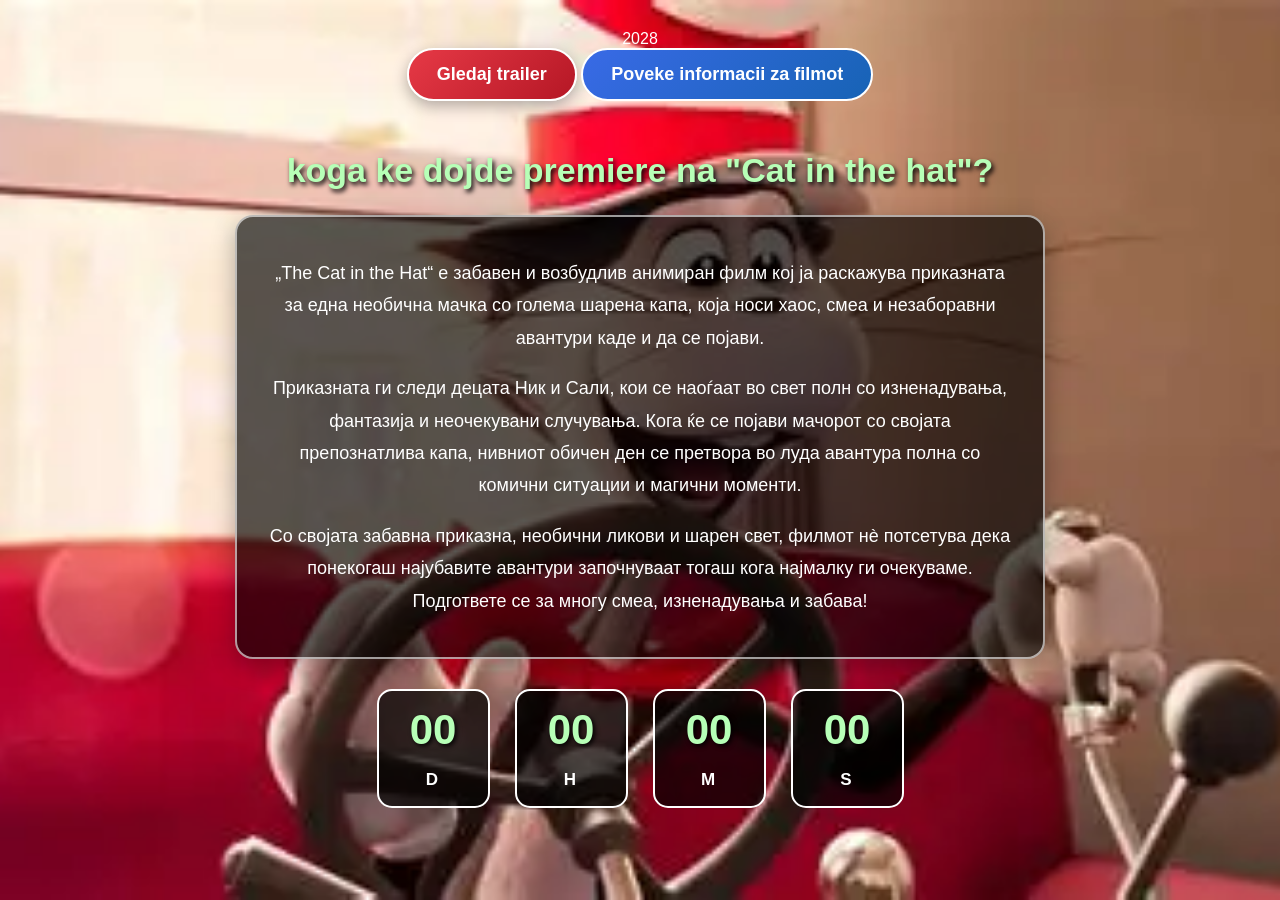
<file: cetvrtdel/index.html>
<!DOCTYPE html>
<head>
    <link rel="stylesheet" href="style.css">
    <title>ODBROJUVANJE DO THE CAT IN THE HAT</title>
</head>
<body>
    <div id="year"></div>
    <a href="https://www.youtube.com/watch?v=Vuv0kqGWjno" id="gledajvideo">Gledaj trailer</a>
    <a href="https://www.imdb.com/title/tt0312528/fullcredits/" id="credits">Poveke informacii za filmot</a>

    
    <h1>koga ke dojde premiere na "Cat in the hat"?</h1>

    
<div class="opis">
    <p>
        „The Cat in the Hat“ е забавен и возбудлив анимиран филм
        кој ја раскажува приказната за една необична мачка со
        голема шарена капа, која носи хаос, смеа и незаборавни
        авантури каде и да се појави.
    </p>

    <p>
        Приказната ги следи децата Ник и Сали, кои се наоѓаат
        во свет полн со изненадувања, фантазија и неочекувани
        случувања. Кога ќе се појави мачорот со својата
        препознатлива капа, нивниот обичен ден се претвора во
        луда авантура полна со комични ситуации и магични моменти.
    </p>

    <p>
        Со својата забавна приказна, необични ликови и шарен
        свет, филмот нè потсетува дека понекогаш најубавите
        авантури започнуваат тогаш кога најмалку ги очекуваме.
        Подгответе се за многу смеа, изненадувања и забава!
    </p>
</div>


    <div id="countdown" class="countdown">
        <div class="time">
            <h2 id="days">00</h2>
            <small>d</small>
        </div>
        <div class="time">
            <h2 id="hours">00</h2>
            <small>h</small>
        </div>
        <div class="time">
            <h2 id="minutes">00</h2>
            <small>m</small>
        </div>
        <div class="time">
            <h2 id="seconds">00</h2>
            <small>s</small>
        </div>
    </div>

    <script src="script.js"></script>
</body>
</html>
</file>
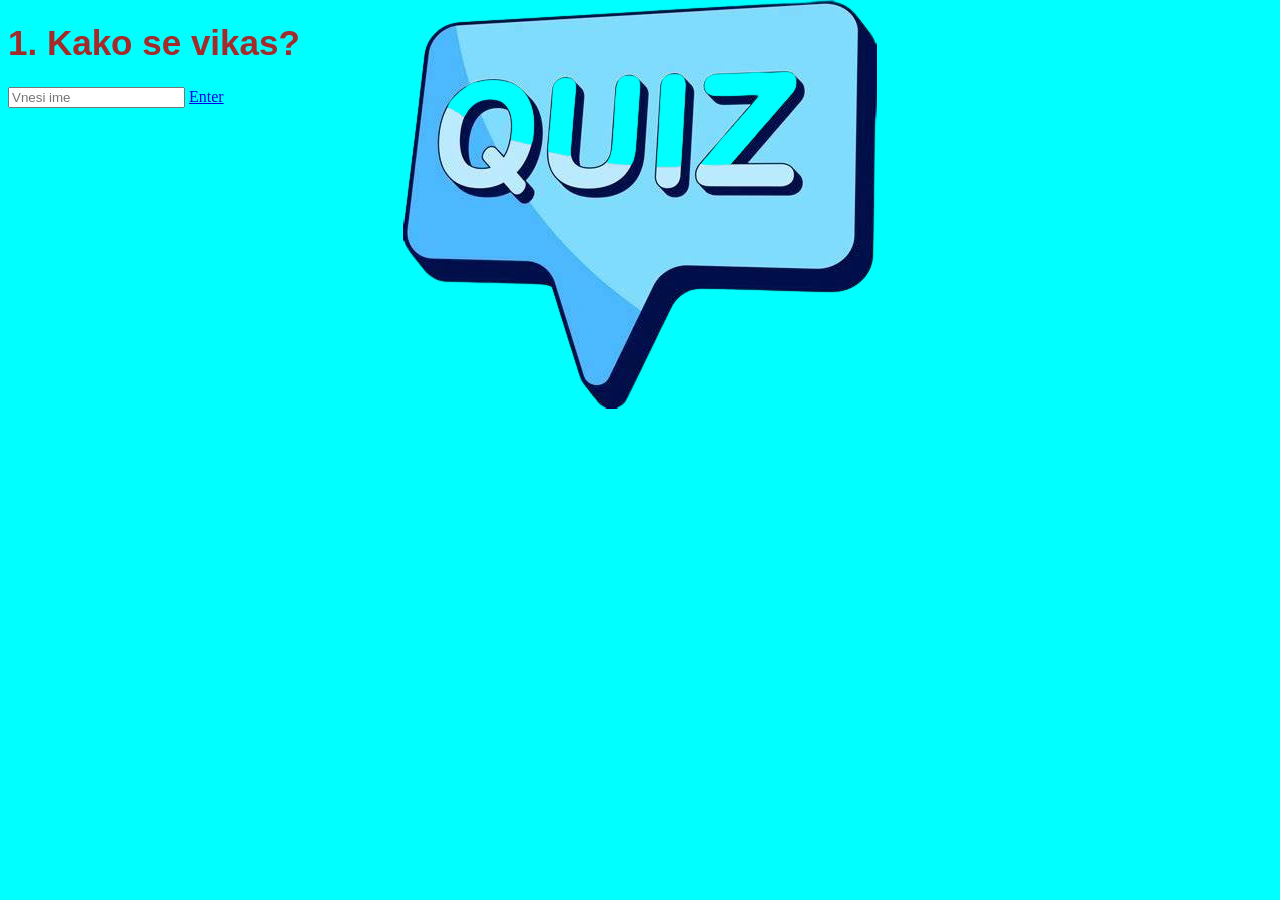
<file: pettidel/index.html>
<!DOCTYPE html>
<head>
    <title>Kviz</title>
    <link rel="stylesheet" href="style.css">
    
</head>
<body>
    <h1 style="color:brown">1. Kako se vikas?</h1> 
    <form>
        <input type="text" id="name" placeholder="Vnesi ime">
        <a href="prvo.html">Enter</a>
</form>



</body>

</html>
</file>
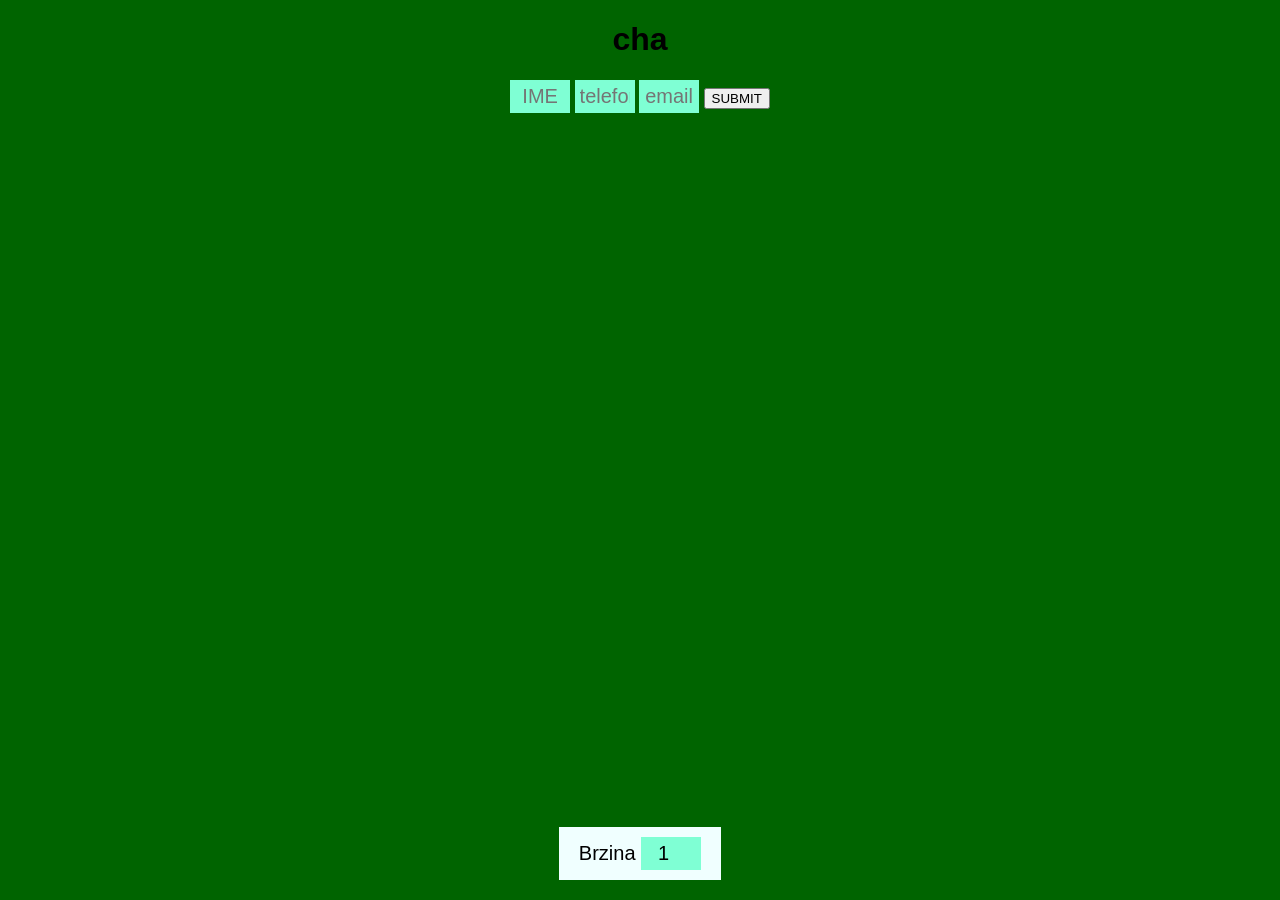
<file: prvdel/index.html>
<!DOCTYPE html>
<head>
<link rel="stylesheet" href="style.css">
</head>
<body>
  <!--Ovoj tag ke go koristime za pisuvanje na tekstot-->
    <h1 id="text"></h1>
    <div>
        <label for="speed">Brzina</label>
<!--Vo inputot stavame broevi od 1 do 10 maksimalna vrednost broevite 'e se menuvaat za 1'-->
        <input type="number" name="speed" id="speed" value="1"  min="1" max="10" step="1"/>
    </div>
<script src="script.js"></script>

<form>
  <input type="text" id="hello" placeholder='IME'>

  <input type="text" id="sigma" placeholder='telefon'>
  
 
  <input type="text" id="idkanymore" placeholder='email'>
  <button>SUBMIT</button>
  
</form>
</body>

</html>
</file>
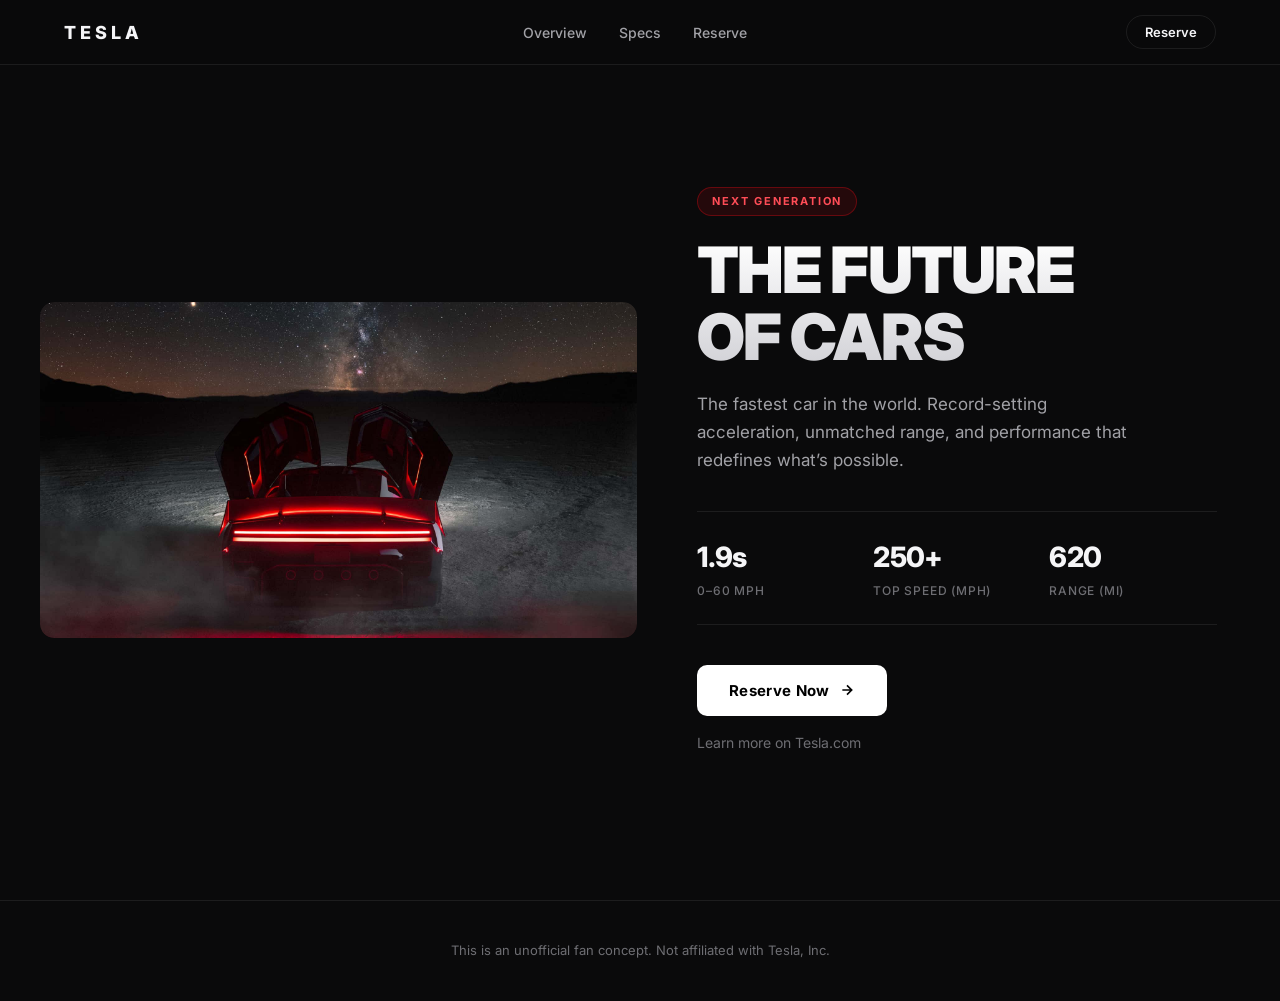
<file: sedmidel/index.html>
<!DOCTYPE html>
<html lang="en">
<head>
  <meta charset="UTF-8">
  <meta name="viewport" content="width=device-width, initial-scale=1.0">
  <meta name="description" content="Tesla Roadster — the fastest production car on Earth. Record-setting acceleration, range, and performance.">
  <title>Tesla Roadster | The Future of Cars</title>
  <link rel="preconnect" href="https://fonts.googleapis.com">
  <link rel="preconnect" href="https://fonts.gstatic.com" crossorigin>
  <link href="https://fonts.googleapis.com/css2?family=Inter:wght@400;500;600;700;800;900&display=swap" rel="stylesheet">
  <link rel="stylesheet" href="style.css">
</head>
<body>
  <header class="navbar">
    <div class="nav-inner">
      <a href="#" class="logo">TESLA</a>
      <nav class="nav-links">
        <a href="#overview">Overview</a>
        <a href="#specs">Specs</a>
        <a href="#reserve">Reserve</a>
      </nav>
      <button class="nav-cta" type="button" id="navReserveBtn">Reserve</button>
    </div>
  </header>

  <main>
    <section class="hero" id="overview">
      <div class="hero-content">
        <div class="image-wrapper">
          <img src="roadster.jpg" alt="Tesla Roadster with dihedral doors open under starry sky" loading="eager">
          <div class="image-glow"></div>
        </div>

        <div class="hero-text">
          <span class="badge">NEXT GENERATION</span>
          <h1>THE FUTURE<br>OF CARS</h1>
          <p class="lead">
            The fastest car in the world. Record-setting acceleration, unmatched range, and performance that redefines what’s possible.
          </p>

          <div class="stats" id="specs">
            <div class="stat">
              <strong>1.9s</strong>
              <span>0–60 mph</span>
            </div>
            <div class="stat">
              <strong>250+</strong>
              <span>Top Speed (mph)</span>
            </div>
            <div class="stat">
              <strong>620</strong>
              <span>Range (mi)</span>
            </div>
          </div>

          <div class="cta-group" id="reserve">
            <button type="button" class="primary-btn" id="reserveBtn">
              Reserve Now
              <svg width="16" height="16" viewBox="0 0 24 24" fill="none" stroke="currentColor" stroke-width="2.5">
                <path d="M5 12h14M12 5l7 7-7 7"/>
              </svg>
            </button>
            <a href="https://www.tesla.com/roadster" target="_blank" rel="noopener" class="secondary-link">
              Learn more on Tesla.com
            </a>
          </div>
        </div>
      </div>
    </section>
  </main>

  <footer class="footer">
    <p>This is an unofficial fan concept. Not affiliated with Tesla, Inc.</p>
  </footer>

  <script src="script.js"></script>
</body>
</html>
</file>
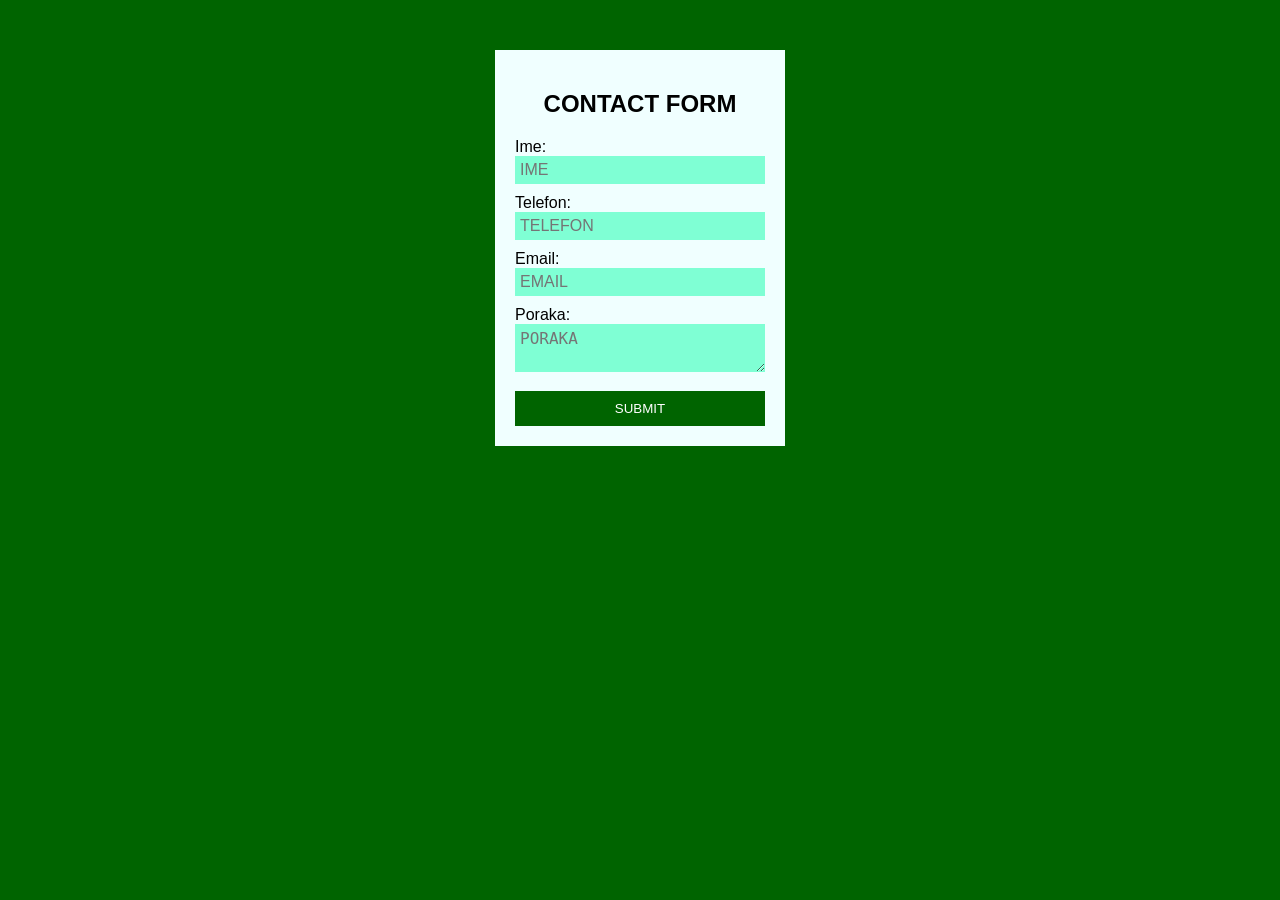
<file: tretdel/index.html>
<!DOCTYPE html>
<html>
<head>
    <title>Forma</title>
    <link rel="stylesheet" href="style.css">
</head>
<body>

    <form id="myForm">
        <h2>CONTACT FORM</h2>

        <label>Ime:</label>
        <input type="text" id="ime" placeholder="IME" required>

        <label>Telefon:</label>
        <input type="text" id="telefon" placeholder="TELEFON" required>

        <label>Email:</label>
        <input type="email" id="email" placeholder="EMAIL" required>

        <label>Poraka:</label>
        <textarea id="poraka" placeholder="PORAKA" required></textarea>

        <button type="submit">SUBMIT</button>
    </form>

    <script src="script.js"></script>
</body>
</html>
</file>
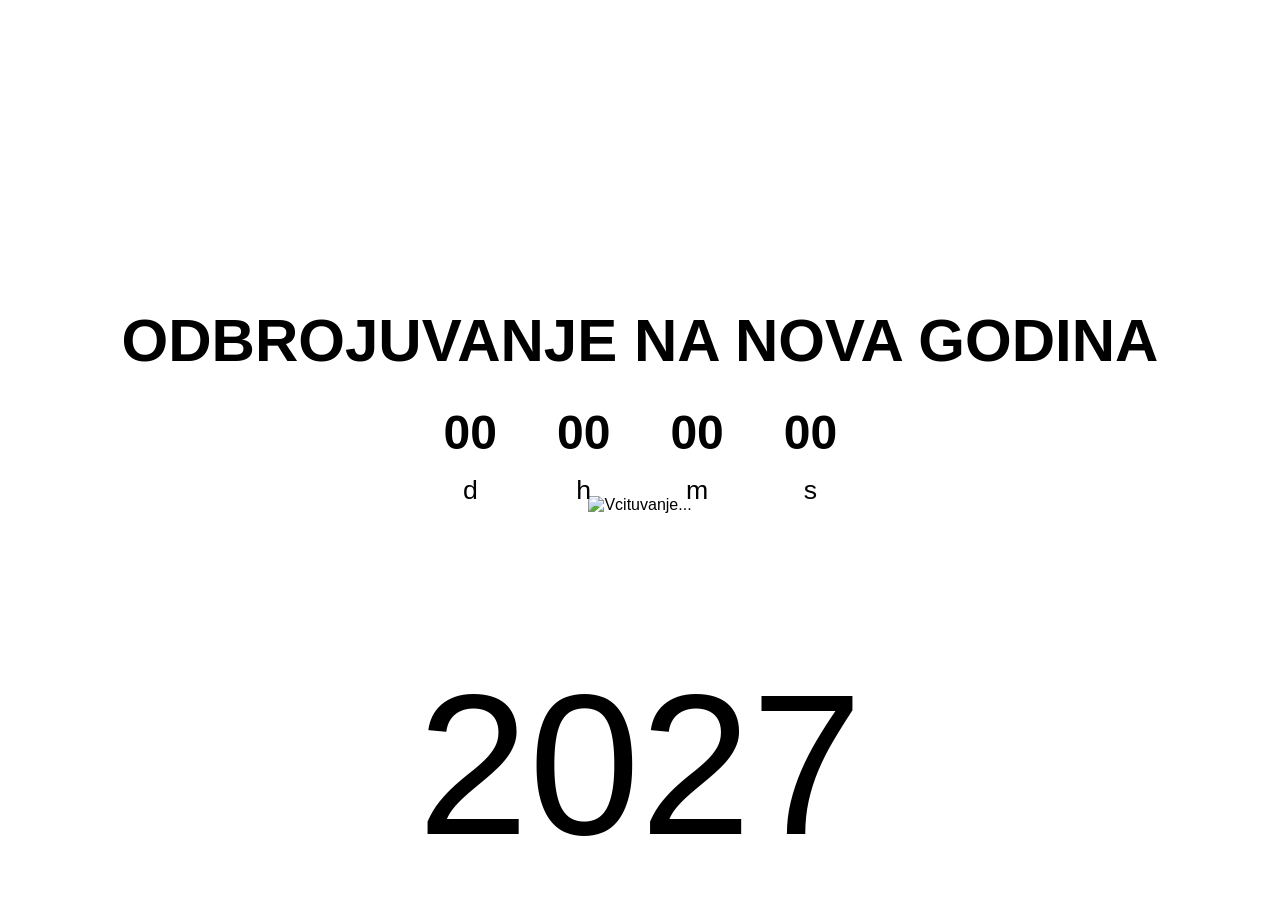
<file: vtordel/index.html>
<!DOCTYPE html>
<head>
    <link rel = "stylesheet" href="style.css">
    <title>ODBROJUVANJE NA NOVA GODINA</title>
</head>
<body>
    <div id="year" class="year"></div>
    <h1>ODBROJUVANJE NA NOVA GODINA</h1>
    <div id="countdown" class="countdown">
        <div class="time">
            <h2 id="days">00</h2>   
            <small>d</small>
        </div>
        <div class="time">
            <h2 id="hours">00</h2>
            <small>h</small>
        </div>
        <div class="time">
            <h2 id="minutes">00</h2>
            <small>m</small>
        </div>
        <div class="time">
            <h2 id="seconds">00</h2>
            <small>s</small>
        </div>
    </div>
    <img src="C:\Users\Admin\Desktop\dfjhasdfjlawoghawfhasljkfghdsfgjhawdf - Copy\kasdf\spinner.gif" alt="Vcituvanje..." id="loading" class="loading"/>
    <script src="script.js"></script>
</body>
</html>
</file>
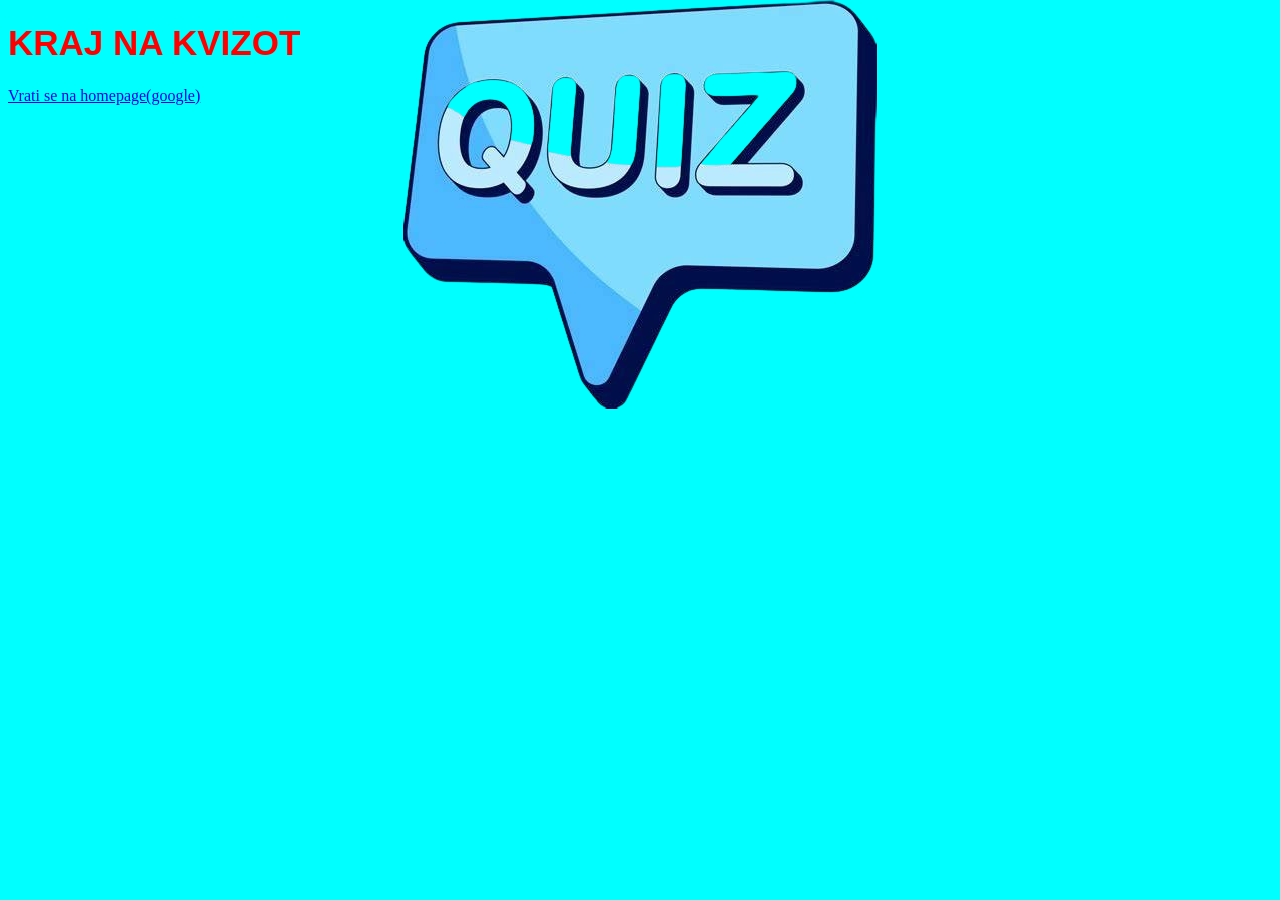
<file: pettidel/KRAJ.html>
<!DOCTYPE html>
<head>
    <title>Kviz</title>
    <link rel="stylesheet" href="style.css">
    
</head>
<body>

<h1 style="color:red">KRAJ NA KVIZOT</h1> 
<a href="https://google.com">Vrati se na homepage(google)</a>
</file>
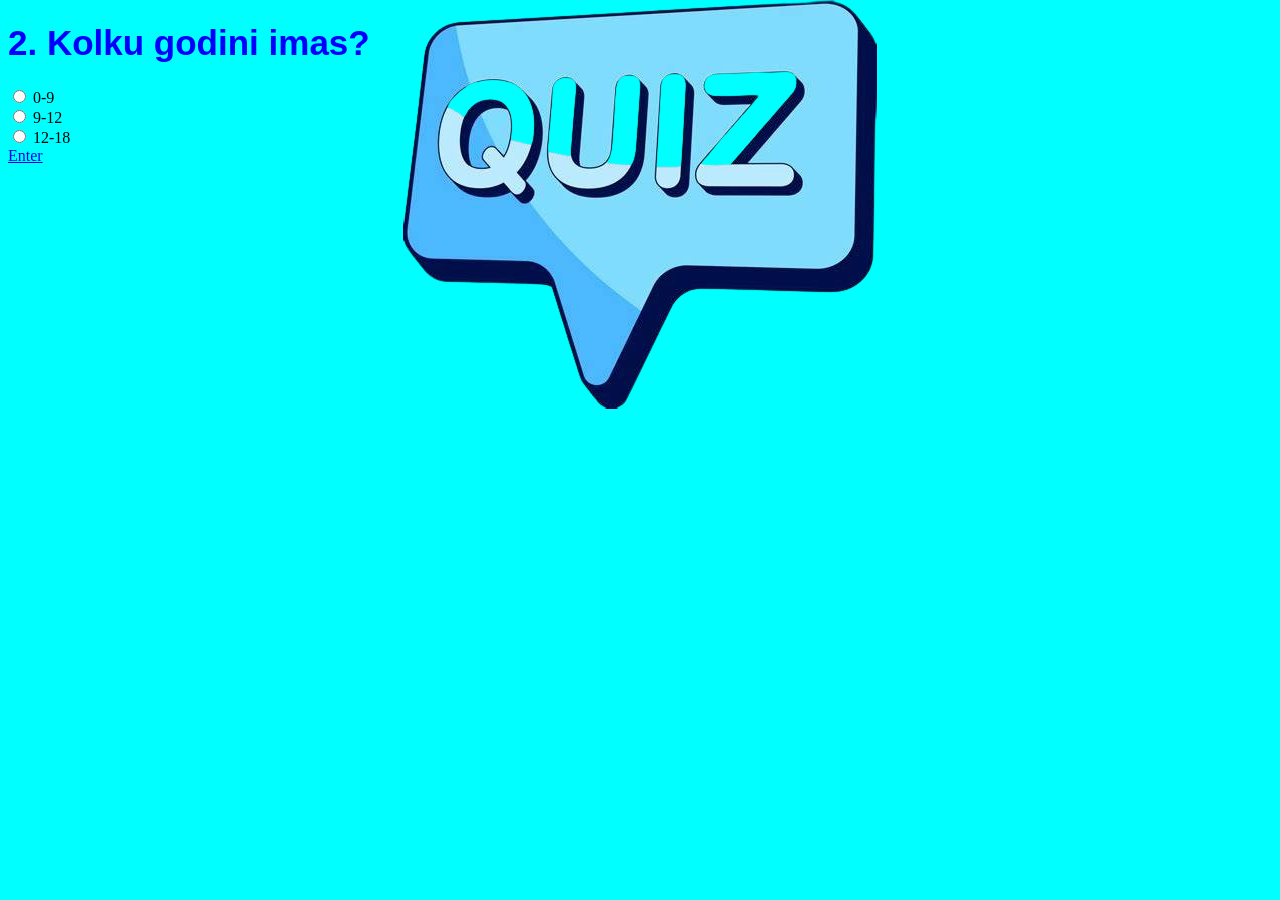
<file: pettidel/prvo.html>
<!DOCTYPE html>
<head>
    <title>Kviz</title>
    <link rel="stylesheet" href="style.css">
    
</head>
<body>
    <h1 style="color:blue">2. Kolku godini imas?</h1> 
    <form>
        <input type="radio" id="0-9" name="godini" value="0-9">
        <label for="0-9">0-9</label><br>
        <input type="radio" id="9-12" name="godini2" value="9-12">
        <label for="9-12">9-12</label><br>
        <input type="radio" id="12-18" name="godini3" value="12-18">
        <label for="12-18">12-18</label><br>
        <a href="treto.html">Enter</a>
        
</form>


</body>
</html>
</file>
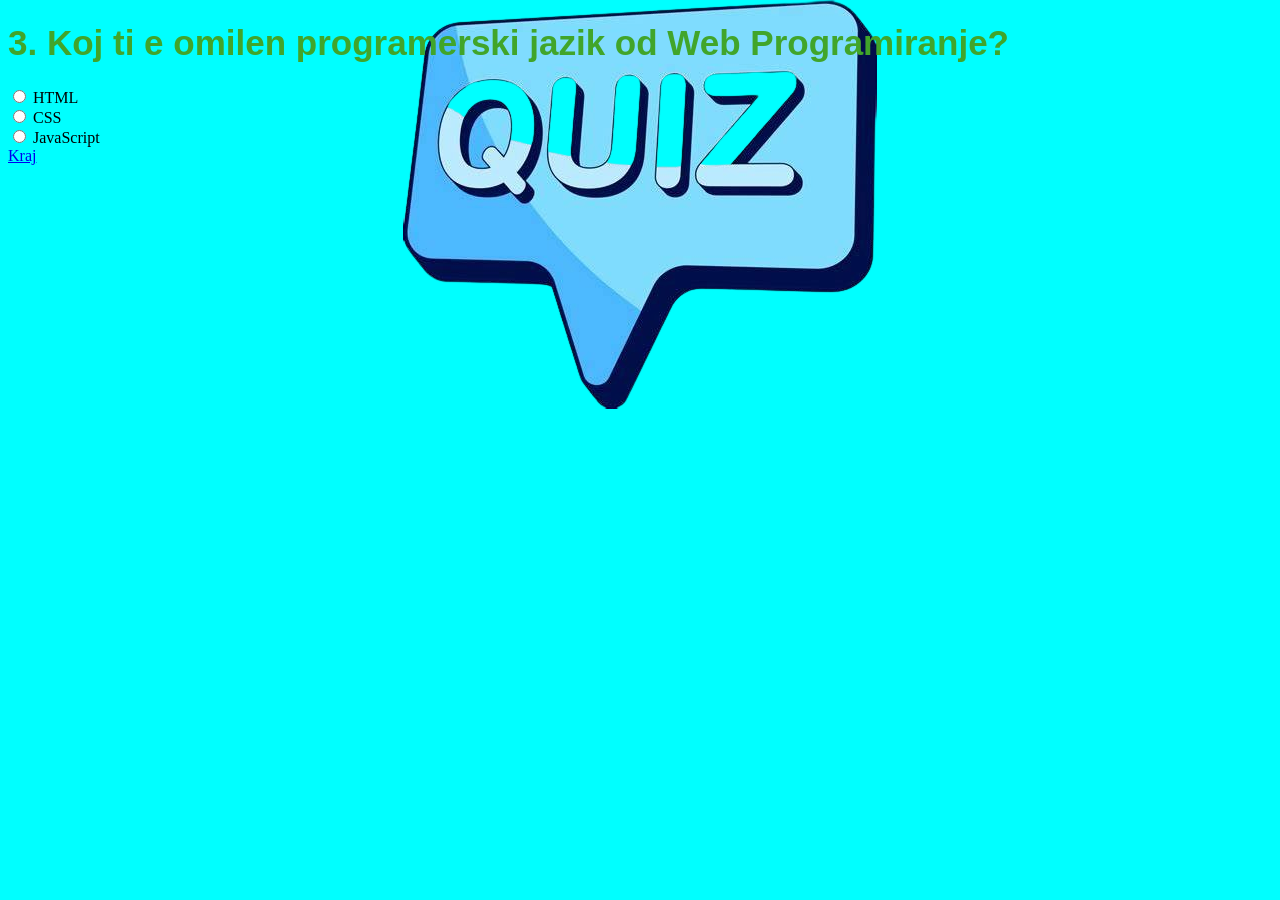
<file: pettidel/treto.html>
<!DOCTYPE html>
<head>
    <title>Kviz</title>
    <link rel="stylesheet" href="style.css">
    
</head>
<body>
<h1 style="color:rgb(65, 165, 42)">3. Koj ti e omilen programerski jazik od Web Programiranje?</h1> 
    <form>

    <input type="radio" id="html" name="omilenjazik" value="HTML">
    <label for="html">HTML</label><br>
    <input type="radio" id="css" name="omilenjazik3" value="CSS">
    <label for="css">CSS</label><br>
    <input type="radio" id="javascript" name="omilenjazik4" value="JavaScript">
    <label for="javascript">JavaScript</label>

    
</form>  
<a href="KRAJ.html">Kraj</a>

</body>
</html>
</file>
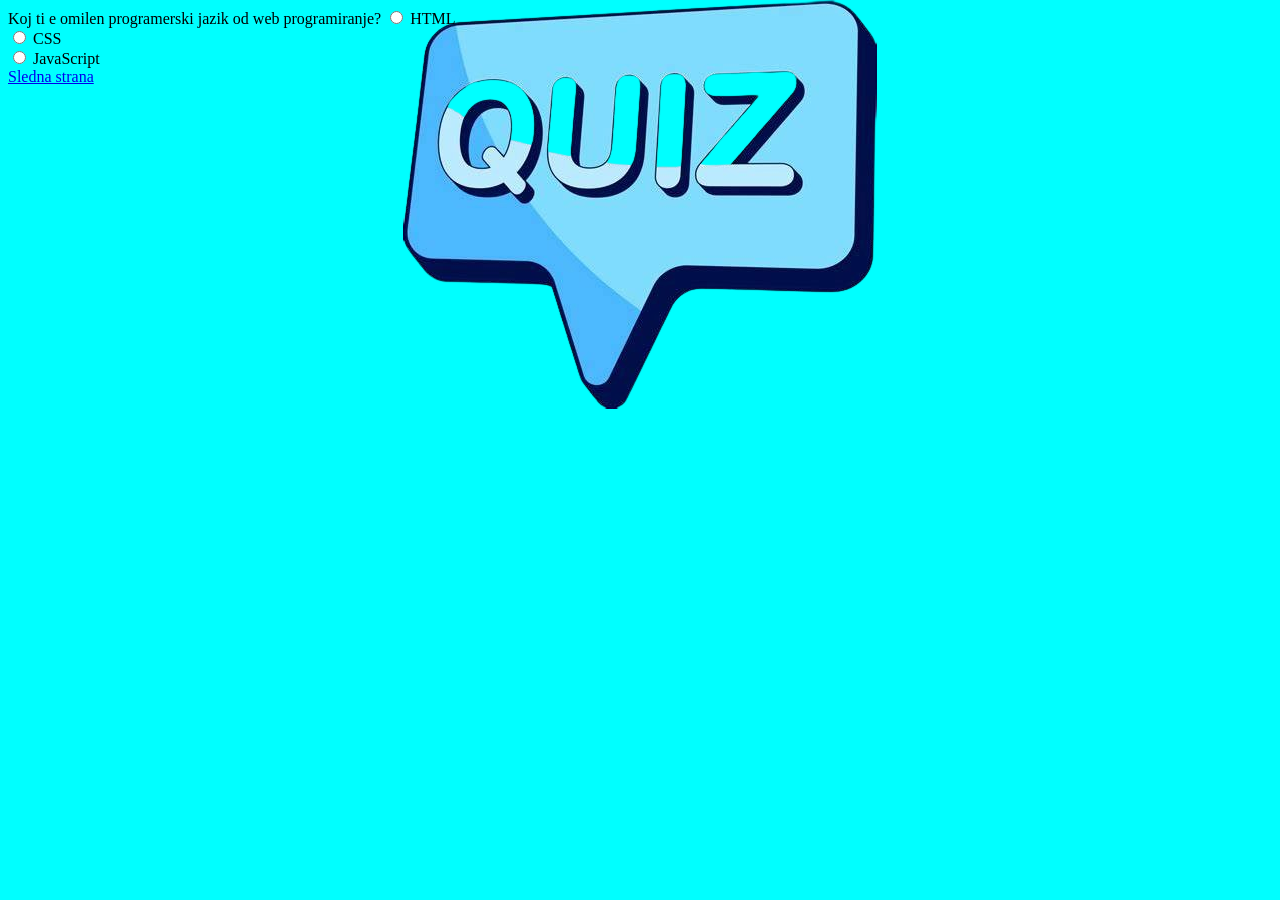
<file: pettidel/vtoro.html>
<!DOCTYPE html>
<head>
    <title>Kviz</title>
    <link rel="stylesheet" href="style.css">
    
</head>
<body>

    <form>
    <label>Koj ti e omilen programerski jazik od web programiranje?</label>
    <input type="radio" id="html" name="omilenjazik" value="HTML">
    <label for="html">HTML</label><br>
    <input type="radio" id="css" name="omilenjazik3" value="CSS">
    <label for="css">CSS</label><br>
    <input type="radio" id="javascript" name="omilenjazik4" value="JavaScript">
    <label for="javascript">JavaScript</label>
        
</form>
<a href="treto.html">Sledna strana</a>

</body>
</html>
</file>
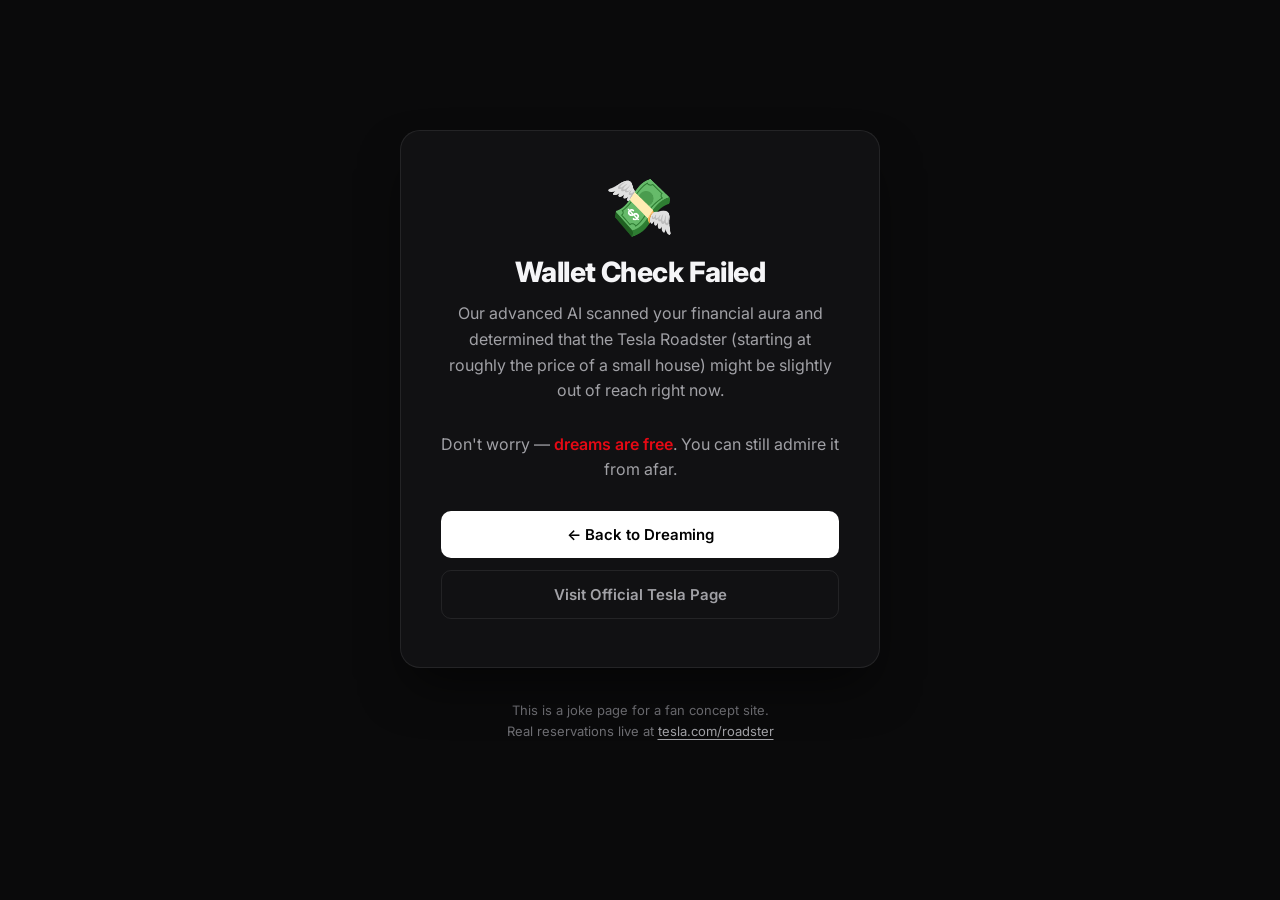
<file: sedmidel/urtoopoor.html>
<!DOCTYPE html>
<html lang="en">
<head>
  <meta charset="UTF-8">
  <meta name="viewport" content="width=device-width, initial-scale=1.0">
  <title>Access Denied | Tesla Roadster</title>
  <link rel="preconnect" href="https://fonts.googleapis.com">
  <link rel="preconnect" href="https://fonts.gstatic.com" crossorigin>
  <link href="https://fonts.googleapis.com/css2?family=Inter:wght@400;500;600;700;800;900&display=swap" rel="stylesheet">
  <style>
    *, *::before, *::after { box-sizing: border-box; margin: 0; padding: 0; }

    :root {
      --bg: #0a0a0b;
      --text: #f5f5f7;
      --text-muted: #a1a1a6;
      --accent: #e50914;
      --accent-glow: rgba(229, 9, 20, 0.4);
      --border: rgba(255, 255, 255, 0.08);
    }

    body {
      background: var(--bg);
      color: var(--text);
      font-family: 'Inter', -apple-system, BlinkMacSystemFont, sans-serif;
      min-height: 100vh;
      display: flex;
      flex-direction: column;
      align-items: center;
      justify-content: center;
      padding: 24px;
      text-align: center;
      -webkit-font-smoothing: antialiased;
    }

    .card {
      max-width: 480px;
      width: 100%;
      background: #111113;
      border: 1px solid var(--border);
      border-radius: 20px;
      padding: 48px 40px;
      box-shadow: 0 25px 50px -12px rgba(0, 0, 0, 0.6);
      animation: fadeUp 0.6s cubic-bezier(0.22, 1, 0.36, 1) both;
    }

    @keyframes fadeUp {
      from { opacity: 0; transform: translateY(20px); }
      to { opacity: 1; transform: translateY(0); }
    }

    .emoji {
      font-size: 56px;
      margin-bottom: 20px;
      line-height: 1;
    }

    h1 {
      font-size: 28px;
      font-weight: 800;
      letter-spacing: -0.02em;
      margin-bottom: 12px;
    }

    p {
      color: var(--text-muted);
      font-size: 16px;
      line-height: 1.6;
      margin-bottom: 28px;
    }

    .highlight {
      color: var(--accent);
      font-weight: 600;
    }

    .actions {
      display: flex;
      flex-direction: column;
      gap: 12px;
    }

    .btn {
      display: inline-flex;
      align-items: center;
      justify-content: center;
      gap: 8px;
      padding: 14px 24px;
      border-radius: 10px;
      font-weight: 600;
      font-size: 15px;
      text-decoration: none;
      cursor: pointer;
      border: none;
      font-family: inherit;
      transition: all 0.25s ease;
    }

    .btn-primary {
      background: #fff;
      color: #000;
    }

    .btn-primary:hover {
      background: var(--accent);
      color: #fff;
      box-shadow: 0 0 24px var(--accent-glow);
    }

    .btn-secondary {
      background: transparent;
      color: var(--text-muted);
      border: 1px solid var(--border);
    }

    .btn-secondary:hover {
      color: var(--text);
      border-color: rgba(255,255,255,0.2);
    }

    .footer-note {
      margin-top: 32px;
      font-size: 13px;
      color: #6e6e73;
    }

    .footer-note a {
      color: var(--text-muted);
      text-decoration: underline;
      text-underline-offset: 3px;
    }
  </style>
</head>
<body>
  <div class="card">
    <div class="emoji">💸</div>
    <h1>Wallet Check Failed</h1>
    <p>
      Our advanced AI scanned your financial aura and determined that the Tesla Roadster 
      (starting at roughly the price of a small house) might be slightly out of reach right now.
    </p>
    <p>
      Don't worry — <span class="highlight">dreams are free</span>. 
      You can still admire it from afar.
    </p>

    <div class="actions">
      <a href="index.html" class="btn btn-primary">← Back to Dreaming</a>
      <a href="https://www.tesla.com/roadster" target="_blank" rel="noopener" class="btn btn-secondary">
        Visit Official Tesla Page
      </a>
    </div>
  </div>

  <p class="footer-note">
    This is a joke page for a fan concept site.<br>
    Real reservations live at <a href="https://www.tesla.com/roadster" target="_blank" rel="noopener">tesla.com/roadster</a>
  </p>
</body>
</html>
</file>
<file: cetvrtdel/style.css>
body {
    background-image: url('Images.jpeg');
    background-repeat: no-repeat;
    background-size: cover;
    background-position: center;
    background-attachment: fixed;
    min-height: 100vh;
    margin: 0;
    padding: 30px 20px;
    box-sizing: border-box;
    font-family: 'Trebuchet MS', Arial, sans-serif;
    text-align: center;
    color: white;
}

/* Kopce za trailer */
#gledajvideo {
    display: inline-block;
    background: linear-gradient(135deg, #e63946, #b51725);
    color: white;
    text-decoration: none;
    font-size: 18px;
    font-weight: bold;
    padding: 14px 28px;
    border-radius: 30px;
    border: 2px solid white;
    box-shadow: 0 5px 15px rgba(0, 0, 0, 0.3);
    transition: 0.3s ease;
    margin-bottom: 25px;
}

/* Imbd poveke informacii */
#credits {
    display: inline-block;
    background: linear-gradient(135deg, #396ae6, #1763b5);
    color: white;
    text-decoration: none;
    font-size: 18px;
    font-weight: bold;
    padding: 14px 28px;
    border-radius: 30px;
    border: 2px solid white;
    margin-bottom: 25px;
}



/* Naslov */
h1 {
    font-family: 'Trebuchet MS', Arial, sans-serif;
    color: #b7ffb7;
    font-size: 34px;
    text-align: center;
    text-shadow: 2px 3px 5px black;
    margin: 25px auto;
}

/* Opis na filmot */
.opis {
    max-width: 750px;
    margin: 25px auto;
    padding: 22px 28px;
    text-align: center;
    font-family: 'Trebuchet MS', Arial, sans-serif;
    font-size: 18px;
    line-height: 1.8;
    color: white;
    background-color: rgba(0, 0, 0, 0.65);
    border: 2px solid rgba(255, 255, 255, 0.6);
    border-radius: 18px;
    box-shadow: 0 8px 25px rgba(0, 0, 0, 0.3);
}

/* Countdown - vo sredina pod opisot */
.countdown {
    font-family: 'Trebuchet MS', Arial, sans-serif;
    color: white;
    display: flex;
    flex-direction: row;
    justify-content: center;
    align-items: center;
    text-align: center;
    gap: 25px;
    font-size: 25px;
    margin: 30px auto;
    flex-wrap: wrap;
}

/* Polinja za denovi, casovi, minuti i sekundi */
.time {
    min-width: 85px;
    padding: 15px 12px;
    background-color: rgba(0, 0, 0, 0.7);
    border: 2px solid white;
    border-radius: 15px;
}


.time h2 {
    font-size: 42px;
    margin: 0 0 8px 0;
    color: #b7ffb7;
    text-shadow: 2px 2px 5px black;
}

.time small {
    font-size: 17px;
    font-weight: bold;
    text-transform: uppercase;
    letter-spacing: 2px;
}

/* Godinata dolu */
.year {
    font-size: 145px;
    position: absolute;
    bottom: 20px;
    left: 50%;
    transform: translateX(-50%);
    display: flex;
    justify-content: center;
    align-items: center;
    letter-spacing: 15px;
    width: 100%;
    color: white;
    opacity: 0.8;
    text-shadow: 3px 4px 8px black;
    pointer-events: none;
}


@media (max-width: 600px) {
    h1 {
        font-size: 26px;
    }

    .opis {
        font-size: 15px;
        padding: 18px;
    }

    .countdown {
        gap: 12px;
        font-size: 20px;
    }

    .time {
        min-width: 60px;
        padding: 12px 8px;
    }

    .time h2 {
        font-size: 30px;
    }

    .year {
        font-size: 0px;
        letter-spacing: 8px;
        bottom: 20px;
        display: none;
        
    }
}
</file>
<file: pettidel/style.css>
body{
    background-image:url('a1.png');
    background-repeat:no-repeat;
    background-position:top;
    background-color:aqua;
}

h1{
    font-size: 35px;
    font-family:'Lucida Sans', 'Lucida Sans Regular', 'Lucida Grande', 'Lucida Sans Unicode', Geneva, Verdana, sans-serif
}


.name{
    outline-color:black;
    outline-width:25px; 
}
</file>
<file: prvdel/style.css>
body{
    background-color: darkgreen;
    font-family: Arial, Helvetica, sans-serif;
    display: flex;
    flex-direction: column;
    align-items: center;
    margin:0;

}

form{
    width:15;
}


div{
    position:absolute;
    bottom: 20px;
    padding: 10px 20px;
    font-size: 20px;
    align-items: center;
    background-color: azure;
    padding: 10px 20px;
}

input{
    width:50px;
    padding:5px;
    font-size: 20px;
    background-color: aquamarine;
    border: none;
    text-align: center;
}

input:focus{
    outline:none;
}
</file>
<file: sedmidel/style.css>
/* Reset & Base */
*, *::before, *::after {
  box-sizing: border-box;
  margin: 0;
  padding: 0;
}

:root {
  --bg: #0a0a0b;
  --bg-elevated: #111113;
  --text: #f5f5f7;
  --text-muted: #a1a1a6;
  --text-dim: #6e6e73;
  --accent: #e50914;
  --accent-glow: rgba(229, 9, 20, 0.35);
  --border: rgba(255, 255, 255, 0.08);
  --radius: 14px;
  --font: 'Inter', -apple-system, BlinkMacSystemFont, 'Segoe UI', sans-serif;
}

html {
  scroll-behavior: smooth;
}

body {
  background-color: var(--bg);
  color: var(--text);
  font-family: var(--font);
  line-height: 1.5;
  min-height: 100vh;
  overflow-x: hidden;
  -webkit-font-smoothing: antialiased;
}

/* Navbar */
.navbar {
  position: fixed;
  top: 0;
  left: 0;
  right: 0;
  z-index: 100;
  background: rgba(10, 10, 11, 0.75);
  backdrop-filter: blur(20px);
  -webkit-backdrop-filter: blur(20px);
  border-bottom: 1px solid var(--border);
}

.nav-inner {
  max-width: 1200px;
  margin: 0 auto;
  padding: 0 24px;
  height: 64px;
  display: flex;
  align-items: center;
  justify-content: space-between;
}

.logo {
  font-weight: 800;
  font-size: 18px;
  letter-spacing: 4px;
  color: var(--text);
  text-decoration: none;
  transition: opacity 0.2s;
}

.logo:hover {
  opacity: 0.8;
}

.nav-links {
  display: flex;
  gap: 32px;
}

.nav-links a {
  color: var(--text-muted);
  text-decoration: none;
  font-size: 14px;
  font-weight: 500;
  transition: color 0.2s;
}

.nav-links a:hover {
  color: var(--text);
}

.nav-cta {
  background: transparent;
  border: 1px solid var(--border);
  color: var(--text);
  padding: 8px 18px;
  border-radius: 999px;
  font-size: 13px;
  font-weight: 600;
  cursor: pointer;
  transition: all 0.25s ease;
  font-family: inherit;
}

.nav-cta:hover {
  background: var(--accent);
  border-color: var(--accent);
  box-shadow: 0 0 20px var(--accent-glow);
}

/* Hero */
.hero {
  min-height: 100vh;
  display: flex;
  align-items: center;
  padding: 100px 24px 60px;
}

.hero-content {
  max-width: 1200px;
  margin: 0 auto;
  display: grid;
  grid-template-columns: 1.1fr 1fr;
  gap: 60px;
  align-items: center;
}

/* Image */
.image-wrapper {
  position: relative;
  border-radius: var(--radius);
  overflow: hidden;
}

.image-wrapper img {
  width: 100%;
  height: auto;
  display: block;
  border-radius: var(--radius);
  box-shadow: 
    0 25px 50px -12px rgba(0, 0, 0, 0.7),
    0 0 0 1px rgba(255, 255, 255, 0.05);
  transition: transform 0.5s cubic-bezier(0.22, 1, 0.36, 1);
}

.image-wrapper:hover img {
  transform: scale(1.03);
}

.image-glow {
  position: absolute;
  inset: -20%;
  background: radial-gradient(circle at 50% 80%, var(--accent-glow), transparent 60%);
  pointer-events: none;
  opacity: 0.6;
  z-index: -1;
}

/* Text */
.hero-text {
  max-width: 520px;
}

.badge {
  display: inline-flex;
  align-items: center;
  background: rgba(229, 9, 20, 0.12);
  color: #ff4d57;
  border: 1px solid rgba(229, 9, 20, 0.35);
  padding: 5px 14px;
  border-radius: 999px;
  font-size: 11px;
  font-weight: 700;
  letter-spacing: 1.8px;
  margin-bottom: 20px;
  text-transform: uppercase;
}

.hero-text h1 {
  font-size: clamp(40px, 5.5vw, 64px);
  font-weight: 900;
  line-height: 1.05;
  letter-spacing: -0.03em;
  margin-bottom: 20px;
  background: linear-gradient(180deg, #ffffff 0%, #d1d1d6 100%);
  -webkit-background-clip: text;
  -webkit-text-fill-color: transparent;
  background-clip: text;
}

.lead {
  font-size: 17px;
  color: var(--text-muted);
  line-height: 1.65;
  margin-bottom: 36px;
  max-width: 440px;
}

/* Stats */
.stats {
  display: flex;
  gap: 8px;
  margin-bottom: 40px;
  padding: 24px 0;
  border-top: 1px solid var(--border);
  border-bottom: 1px solid var(--border);
}

.stat {
  flex: 1;
  display: flex;
  flex-direction: column;
  gap: 4px;
}

.stat strong {
  font-size: 28px;
  font-weight: 800;
  letter-spacing: -0.02em;
  color: var(--text);
}

.stat span {
  font-size: 12px;
  color: var(--text-dim);
  text-transform: uppercase;
  letter-spacing: 0.8px;
  font-weight: 500;
}

/* CTA */
.cta-group {
  display: flex;
  flex-direction: column;
  align-items: flex-start;
  gap: 16px;
}

.primary-btn {
  display: inline-flex;
  align-items: center;
  gap: 10px;
  background: #ffffff;
  color: #000000;
  border: none;
  padding: 16px 32px;
  font-weight: 700;
  font-size: 15px;
  letter-spacing: 0.3px;
  cursor: pointer;
  border-radius: 10px;
  transition: all 0.3s cubic-bezier(0.22, 1, 0.36, 1);
  font-family: inherit;
}

.primary-btn:hover {
  background: var(--accent);
  color: #ffffff;
  box-shadow: 0 0 30px var(--accent-glow);
  transform: translateY(-2px);
}

.primary-btn:active {
  transform: translateY(0);
}

.primary-btn svg {
  transition: transform 0.25s ease;
}

.primary-btn:hover svg {
  transform: translateX(3px);
}

.secondary-link {
  font-size: 14px;
  color: var(--text-dim);
  text-decoration: none;
  transition: color 0.2s;
}

.secondary-link:hover {
  color: var(--text-muted);
}

/* Footer */
.footer {
  text-align: center;
  padding: 40px 24px;
  color: var(--text-dim);
  font-size: 13px;
  border-top: 1px solid var(--border);
}

/* Responsive */
@media (max-width: 900px) {
  .hero-content {
    grid-template-columns: 1fr;
    gap: 40px;
    text-align: center;
  }

  .hero-text {
    max-width: 100%;
    display: flex;
    flex-direction: column;
    align-items: center;
  }

  .lead {
    max-width: 480px;
  }

  .stats {
    width: 100%;
    max-width: 420px;
    justify-content: center;
  }

  .cta-group {
    align-items: center;
  }

  .nav-links {
    display: none;
  }
}

@media (max-width: 480px) {
  .hero {
    padding: 90px 16px 40px;
  }

  .stat strong {
    font-size: 22px;
  }

  .primary-btn {
    width: 100%;
    justify-content: center;
  }
}

/* Subtle entrance animation */
@keyframes fadeUp {
  from {
    opacity: 0;
    transform: translateY(24px);
  }
  to {
    opacity: 1;
    transform: translateY(0);
  }
}

.hero-text > * {
  animation: fadeUp 0.7s cubic-bezier(0.22, 1, 0.36, 1) both;
}

.hero-text .badge { animation-delay: 0.1s; }
.hero-text h1 { animation-delay: 0.2s; }
.hero-text .lead { animation-delay: 0.3s; }
.hero-text .stats { animation-delay: 0.4s; }
.hero-text .cta-group { animation-delay: 0.5s; }

.image-wrapper {
  animation: fadeUp 0.8s cubic-bezier(0.22, 1, 0.36, 1) 0.15s both;
}
</file>
<file: tretdel/style.css>
body {
    background-color: darkgreen;
    font-family: Arial, Helvetica, sans-serif;
    display: flex;
    flex-direction: column;
    align-items: center;
    margin: 0;
}

form {
    background-color: azure;
    padding: 20px;
    width: 250px;
    margin-top: 50px;
}

h2 {
    text-align: center;
}

label {
    display: block;
    margin-top: 10px;
}

input,
textarea {
    width: 100%;
    padding: 5px;
    font-size: 16px;
    background-color: aquamarine;
    border: none;
    box-sizing: border-box;
}

button {
    width: 100%;
    padding: 10px;
    margin-top: 15px;
    background-color: darkgreen;
    color: white;
    border: none;
}
</file>
<file: vtordel/style.css>
*{
    box-sizing: border-box;
}

body{
    background-image:url('C:/Users/Admin/Desktop/dfjhasdfjlawoghawfhasljkfghdsfgjhawdf - Copy/kasdf/new-year.jpg');
    background-repeat: no-repeat;
    background-size: cover;
    background-position: center center;
    height: 100vh;
    color: #000000;
    font-family: sans-serif;
    display: flex;
    flex-direction: column;
    align-items: center;
    justify-content: center;
    margin: 0;
    overflow: hidden;

}

h1{
    font-size: 60px;
    margin:-80px 0 40px;

}

.year{
    font-size:200px;
    position: absolute;
    bottom: 20px;
}

.countdown{
    display:flex;
    flex-direction: row;
    transform: scale(2);
    text-align: center;
}

.time{
    margin: 15px;
}

.time h2{
    margin: 0 0 5px;
}

@media(max-width:500px){
    h1{
        font-size: 45px;
    }
    .time{
        margin:5px;
    }
    .time h2{
        font-size: 12px;
        margin: 0;
    }
    .time small{
        font-size: 10px;
    }

    .year{
        font-size: 100px;
    }
}
</file>
